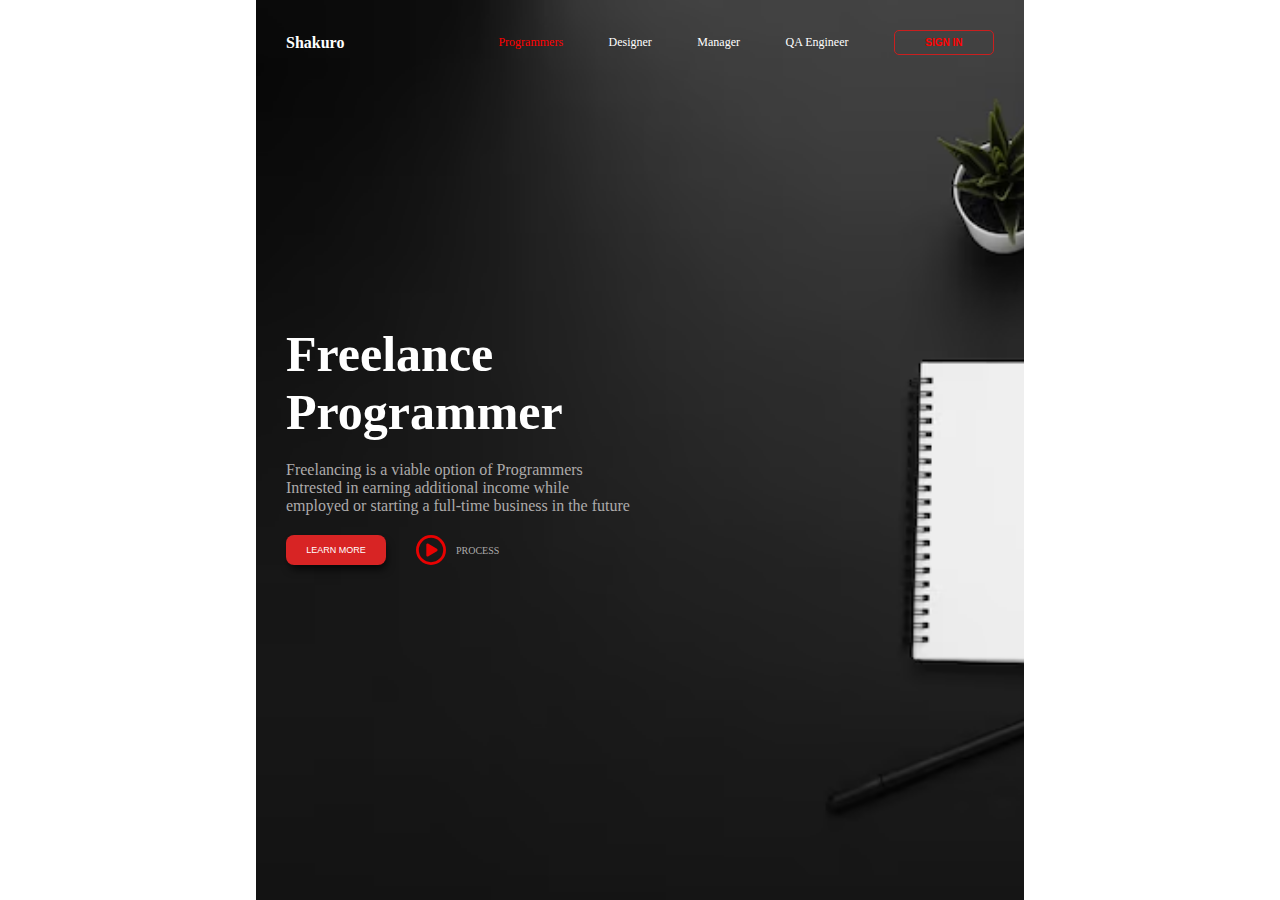
<file: index.html>
<!DOCTYPE html>
<html lang="en">
<head>
    <meta charset="UTF-8">
    <meta name="viewport" content="width=device-width, initial-scale=1.0">
    <title>ui-assighnemt-2</title>
    <link rel="stylesheet" href="style.css">
   
        
</head>
<body>
    <div class="container">
        <div class="card-section">
            <div class="nevbar">
                <h4>Shakuro</h4>
                <ul>
                    <li>Programmers</li>
                    <li>Designer</li>
                    <li>Manager</li>
                    <li>QA Engineer</li>
                    <li><button>SIGN IN</button></li>
                </ul>
            </div>

        <div class="text-section">
            <h1>Freelance <br> Programmer</h1>
            <p>Freelancing is a viable option of Programmers <br> Intrested in earning additional income while <br> employed or starting a full-time business in the future</p>
            <div class="btn">
                <button>LEARN MORE</button>
                <div><svg xmlns="http://www.w3.org/2000/svg" viewBox="0 0 512 512"><path fill="#e80202" d="M464 256A208 208 0 1 0 48 256a208 208 0 1 0 416 0zM0 256a256 256 0 1 1 512 0A256 256 0 1 1 0 256zM188.3 147.1c7.6-4.2 16.8-4.1 24.3 .5l144 88c7.1 4.4 11.5 12.1 11.5 20.5s-4.4 16.1-11.5 20.5l-144 88c-7.4 4.5-16.7 4.7-24.3 .5s-12.3-12.2-12.3-20.9V168c0-8.7 4.7-16.7 12.3-20.9z"/></svg>
                PROCESS</div>
            </div>
        </div>
        </div>
    </div>
    
</body>
</html>
</file>
<file: style.css>
*{
    margin: 0;
    padding: 0;
    box-sizing: border-box;
    font-family: ('https://fonts.googleapis.com/css2?family=Outfit:wght@100..900&family=Poppins:ital,wght@0,100;0,200;0,300;0,400;0,500;0,600;0,700;0,800;0,900;1,100;1,200;1,300;1,400;1,500;1,600;1,700;1,800;1,900&family=Roboto:ital,wght@0,100;0,300;0,400;0,500;0,700;0,900;1,100;1,300;1,400;1,500;1,700;1,900&family=Rubik:ital,wght@0,300..900;1,300..900&family=Yantramanav:wght@100;300;400;500;700;900&display=swap')
}

.container{
    width: 100%;
    height: auto;
    display: flex;
    align-items: center;
    justify-content: center;
    
}
.card-section{
    width: 60%;
    height: 100vh;
    padding: 30px;
    background-image: url(./top-view-workspace-with-laptop-notebook_23-2148430831.avif);
    background-repeat: none;
    background-size: cover;
   
    
    
}
.nevbar{
    width: 100%;
    display: flex;
    justify-content: center;
    justify-content: space-between;
    align-items: center;
    color: white;
    
}
.nevbar ul{
    display: flex;
    align-items: center;
    list-style: none;
    width: 70%;
    justify-content: space-between;
    font-size: 12px;
}
.nevbar ul :first-child{
    color: red;
}
.nevbar ul li button{

    width: 100px;
    background-color: transparent;
    color: white;
    font-weight: bold;
    border: 1px solid rgb(202, 31, 31);
    
    font-size: 10px;
    border-radius: 5px;
    height: 25px;
}
.text-section{
    display: flex;
    margin-top: 30vh;
    gap: 20px;
    flex-direction: column;
}
.text-section button{
    font-size: 9px;
    width: 100px;
    padding: 10px;
    border-radius: 8px;
    background-color: rgb(216, 36, 36);
    color: white;
    border: none;
    box-shadow: 2px 6px 8px -2px rgba(0,0,0,0.75);
    -moz-box-shadow: 2px 6px 8px -2px rgba(0,0,0,0.75);
    box-shadow: 2px 6px 8px -2px rgba(0,0,0,0.75);;
}
.text-section h1{
    font-size: 50px;
    color: white;
}
.text-section p{
    color: rgb(173, 171, 171);
}

.text-section .btn{
    display: flex;
    align-items: center;
    gap: 30px;
}
.text-section .btn svg{
    width: 30px;
}
.text-section .btn div{
    display: flex;
    align-items: center;
    gap: 10px;
    font-size: 10px;
    color: rgb(173, 171, 171);
}
</file>
